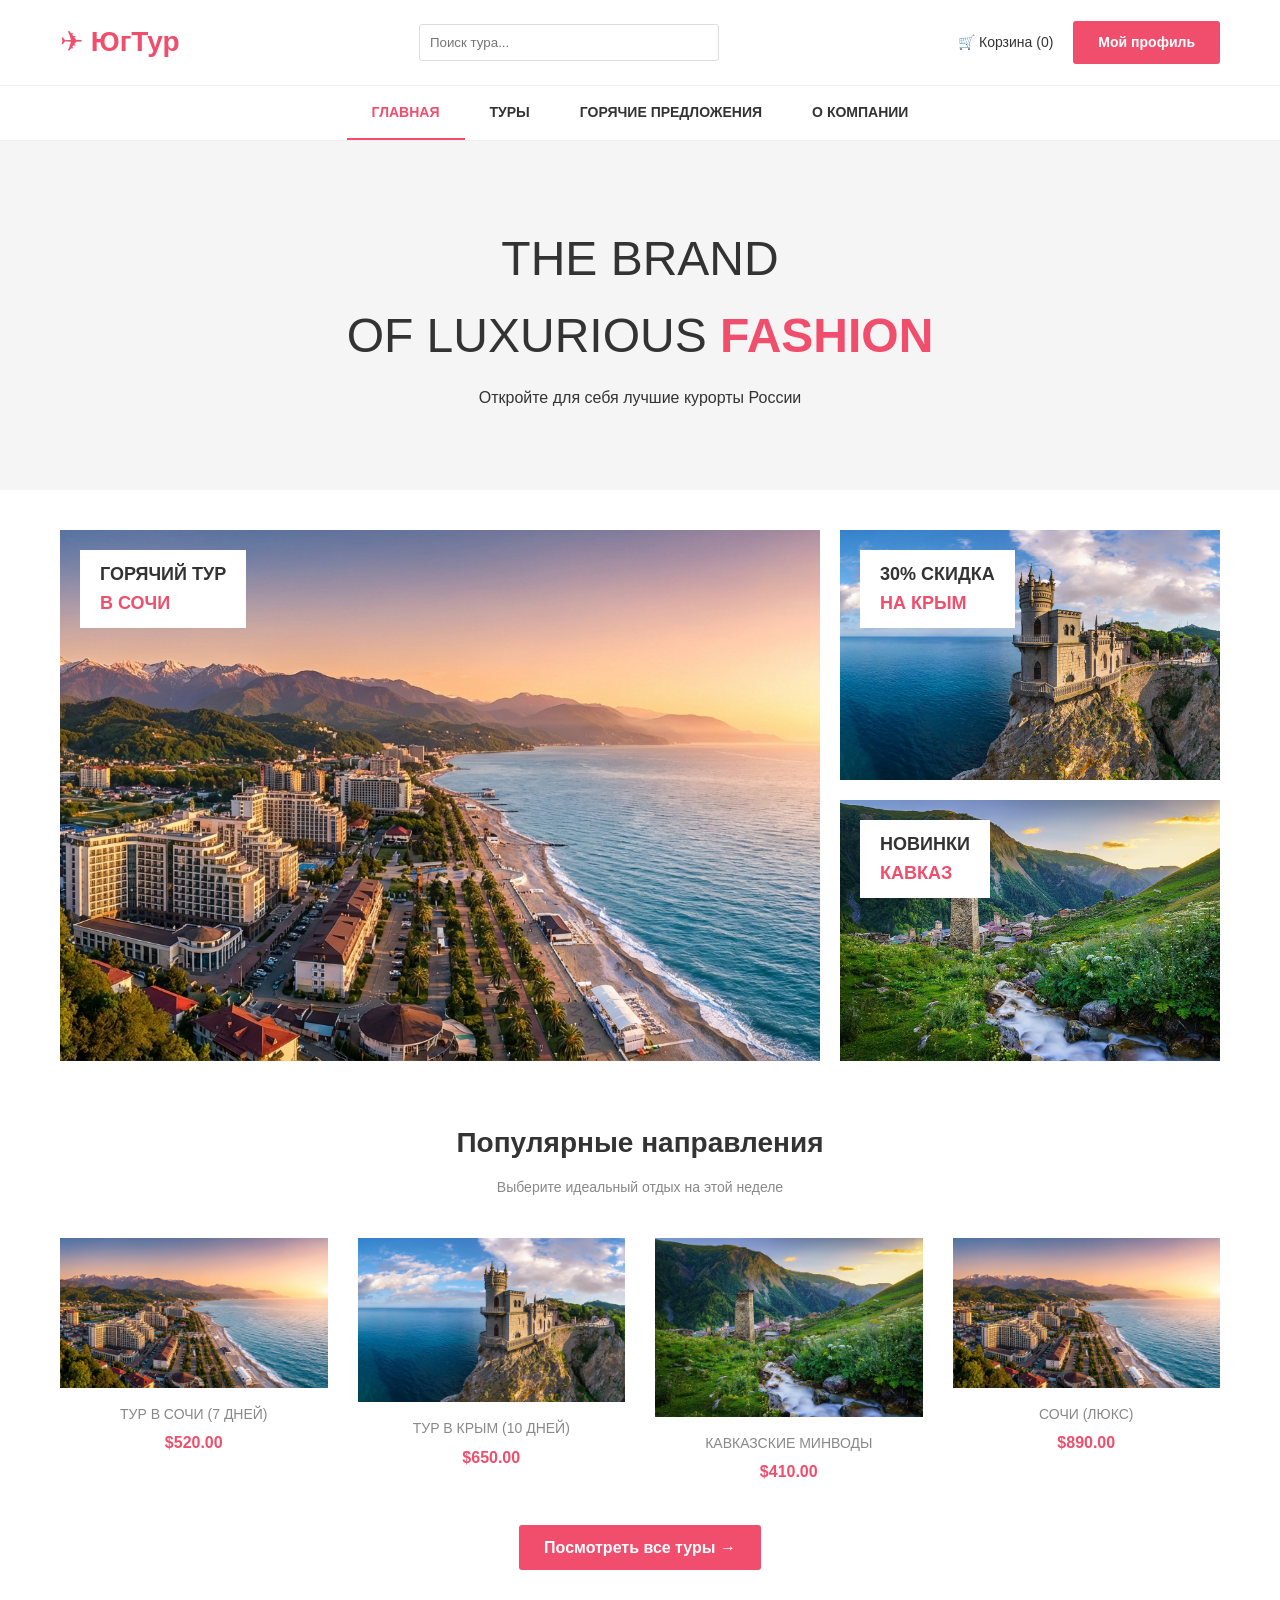
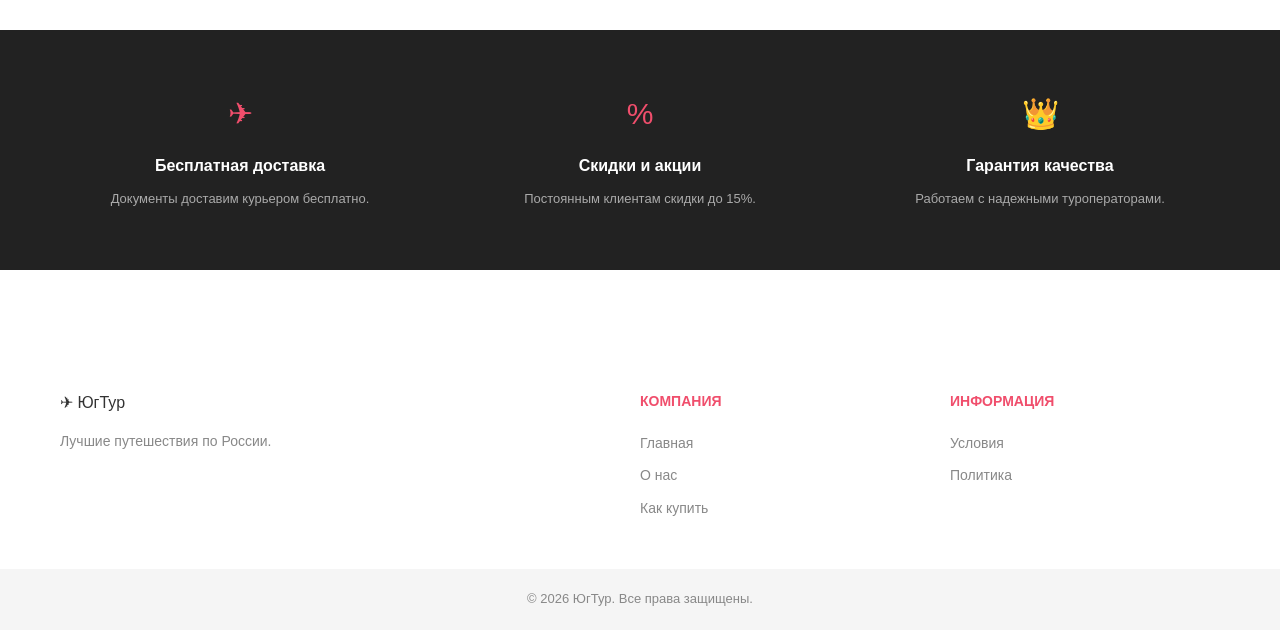
<file: index.html>
<!DOCTYPE html>
<html lang="ru">
<head>
    <meta charset="UTF-8">
    <meta name="viewport" content="width=device-width, initial-scale=1.0">
    <title>ЮгТур - Главная</title>
        <!-- SEO-теги -->
    <meta name="description" content="ЮгТур - продажа путевок на российские курорты. Горящие туры в Сочи, Крым, Кавказ. Лучшие цены и индивидуальный подход.">
    <meta name="keywords" content="путевки, туры, Сочи, Крым, Кавказ, отдых, курорты России, турагентство">
    <meta name="author" content="Данил">
    <meta property="og:title" content="ЮгТур - Лучшие путевки на российские курорты">
    <meta property="og:description" content="Откройте для себя лучшие курорты России. Горячие туры и скидки.">
    <meta property="og:type" content="website">
    <link rel="stylesheet" href="css/style.css">
</head>
<body>
    <header class="top-header">
        <div class="container header-inner">
            <div class="logo"><span class="logo-icon">✈</span> ЮгТур</div>
            <div class="search-bar"><input type="text" placeholder="Поиск тура..."></div>
            <div class="header-actions">
                <a href="cart.html" class="cart-link">🛒 Корзина (0)</a>
                <a href="#" class="btn btn-pink">Мой профиль</a>
            </div>
        </div>
    </header>

    <nav class="main-nav">
        <div class="container">
            <ul>
                <li><a href="index.html" class="active">Главная</a></li>
                <li><a href="tours.html">Туры</a></li>
                <li><a href="#">Горячие предложения</a></li>
                <li><a href="about.html">О компании</a></li>
            </ul>
        </div>
    </nav>

    <section class="hero">
        <div class="container">
            <h1>THE BRAND<br>OF LUXURIOUS <span>FASHION</span></h1>
            <p>Откройте для себя лучшие курорты России</p>
        </div>
    </section>

    <section class="promo-grid container">
        <div class="promo-card large">
            <img src="images/sochi.jpg" alt="Сочи">
            <div class="promo-text"><h3>ГОРЯЧИЙ ТУР<br><span>В СОЧИ</span></h3></div>
        </div>
        <div class="promo-card">
            <img src="images/krym.jpg" alt="Крым">
            <div class="promo-text"><h3>30% СКИДКА<br><span>НА КРЫМ</span></h3></div>
        </div>
        <div class="promo-card">
            <img src="images/kavkaz.jpg" alt="Кавказ">
            <div class="promo-text"><h3>НОВИНКИ<br><span>КАВКАЗ</span></h3></div>
        </div>
    </section>

    <section class="products-section container">
        <div class="section-title">
            <h2>Популярные направления</h2>
            <p>Выберите идеальный отдых на этой неделе</p>
        </div>
        <div class="products-grid">
            <div class="product-card">
                <div class="image-wrapper">
                    <img src="images/sochi.jpg" alt="Тур в Сочи">
                    <div class="overlay"><a href="product.html" class="btn-add">Добавить в корзину</a></div>
                </div>
                <div class="product-info"><h3>Тур в Сочи (7 дней)</h3><span class="price">$520.00</span></div>
            </div>
            <div class="product-card">
                <div class="image-wrapper">
                    <img src="images/krym.jpg" alt="Тур в Крым">
                    <div class="overlay"><a href="product.html" class="btn-add">Добавить в корзину</a></div>
                </div>
                <div class="product-info"><h3>Тур в Крым (10 дней)</h3><span class="price">$650.00</span></div>
            </div>
            <div class="product-card">
                <div class="image-wrapper">
                    <img src="images/kavkaz.jpg" alt="Тур на Кавказ">
                    <div class="overlay"><a href="product.html" class="btn-add">Добавить в корзину</a></div>
                </div>
                <div class="product-info"><h3>Кавказские Минводы</h3><span class="price">$410.00</span></div>
            </div>
            <div class="product-card">
                <div class="image-wrapper">
                    <img src="images/sochi.jpg" alt="Тур в Сочи">
                    <div class="overlay"><a href="product.html" class="btn-add">Добавить в корзину</a></div>
                </div>
                <div class="product-info"><h3>Сочи (Люкс)</h3><span class="price">$890.00</span></div>
            </div>
        </div>
        <div class="center-btn"><a href="tours.html" class="btn btn-pink">Посмотреть все туры →</a></div>
    </section>

    <section class="features">
        <div class="container features-grid">
            <div class="feature-item"><span class="icon">✈</span><h4>Бесплатная доставка</h4><p>Документы доставим курьером бесплатно.</p></div>
            <div class="feature-item"><span class="icon">%</span><h4>Скидки и акции</h4><p>Постоянным клиентам скидки до 15%.</p></div>
            <div class="feature-item"><span class="icon">👑</span><h4>Гарантия качества</h4><p>Работаем с надежными туроператорами.</p></div>
        </div>
    </section>

    <footer>
        <div class="container footer-grid">
            <div class="footer-col"><div class="logo"><span class="logo-icon">✈</span> ЮгТур</div><p>Лучшие путешествия по России.</p></div>
            <div class="footer-col"><h4>КОМПАНИЯ</h4><ul><li><a href="index.html">Главная</a></li><li><a href="about.html">О нас</a></li><li><a href="#">Как купить</a></li></ul></div>
            <div class="footer-col"><h4>ИНФОРМАЦИЯ</h4><ul><li><a href="#">Условия</a></li><li><a href="#">Политика</a></li></ul></div>
        </div>
        <div class="footer-bottom"><div class="container"><p>© 2026 ЮгТур. Все права защищены.</p></div></div>
    </footer>
</body>
</html>
</file>
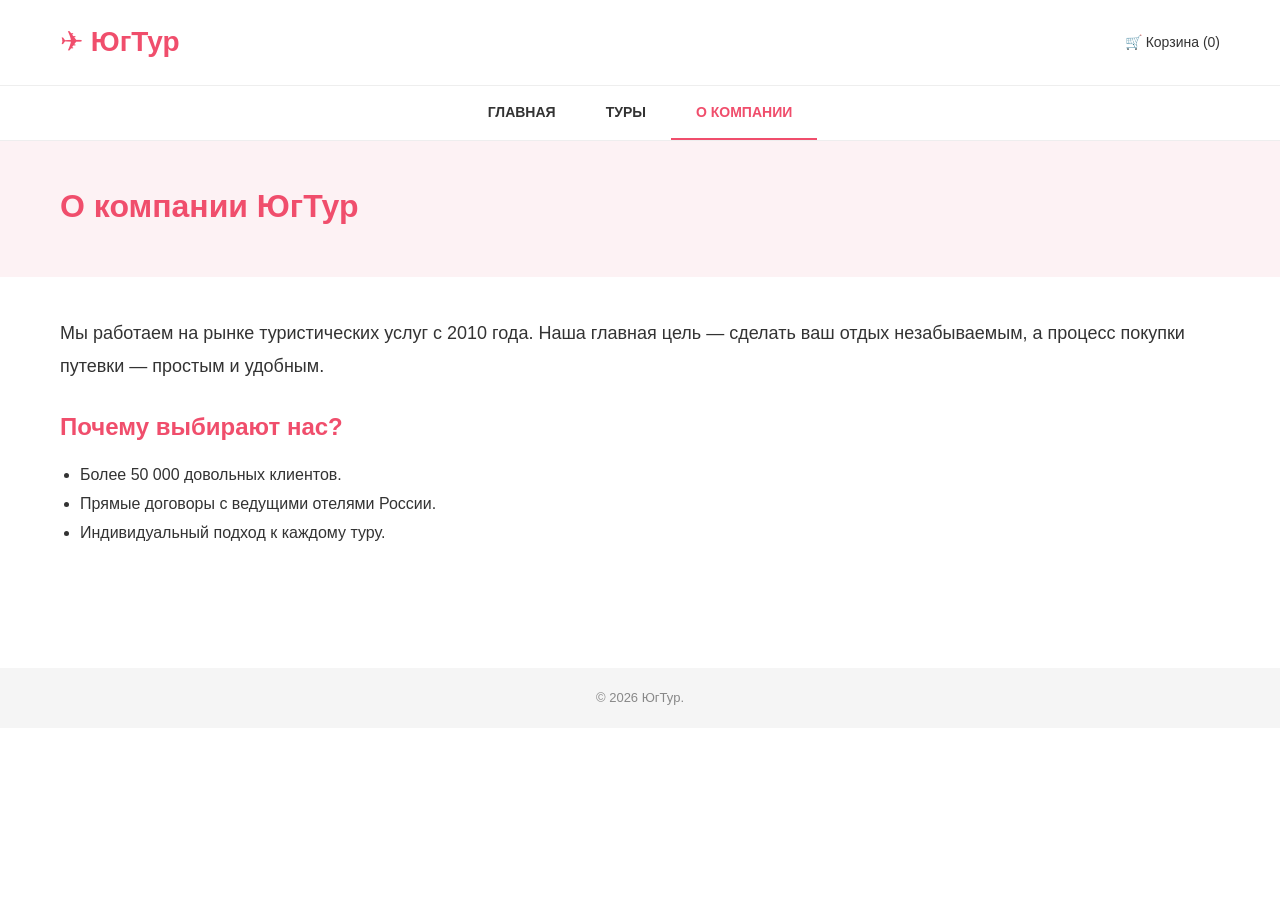
<file: about.html>
<!DOCTYPE html>
<html lang="ru">
<head>
    <meta charset="UTF-8">
    <title>ЮгТур - О компании</title>
        <meta name="description" content="О туристическом агентстве ЮгТур. Мы работаем с 2010 года и предлагаем лучшие туры по России.">
    <meta name="keywords" content="турагентство, о компании, ЮгТур, история компании, почему выбрать нас">
    <meta name="author" content="Данил">
    <meta property="og:title" content="О компании ЮгТур">
    <meta property="og:description" content="Более 50 000 довольных клиентов. Прямые договоры с отелями.">
    <meta property="og:type" content="website">
    <link rel="stylesheet" href="css/style.css">
</head>
<body>
    <header class="top-header">
        <div class="container header-inner">
            <div class="logo"><span class="logo-icon">✈</span> ЮгТур</div>
            <div class="header-actions"><a href="cart.html" class="cart-link">🛒 Корзина (0)</a></div>
        </div>
    </header>

    <nav class="main-nav">
        <div class="container">
            <ul>
                <li><a href="index.html">Главная</a></li>
                <li><a href="tours.html">Туры</a></li>
                <li><a href="about.html" class="active">О компании</a></li>
            </ul>
        </div>
    </nav>

    <div class="page-title"><div class="container"><h1>О компании ЮгТур</h1></div></div>
    
    <main class="container" style="margin-bottom: 60px;">
        <p style="font-size: 18px; line-height: 1.8;">Мы работаем на рынке туристических услуг с 2010 года. Наша главная цель — сделать ваш отдых незабываемым, а процесс покупки путевки — простым и удобным.</p>
        <br>
        <h2 style="color: #f04e6c;">Почему выбирают нас?</h2>
        <ul style="margin-top: 15px; padding-left: 20px; line-height: 1.8;">
            <li>Более 50 000 довольных клиентов.</li>
            <li>Прямые договоры с ведущими отелями России.</li>
            <li>Индивидуальный подход к каждому туру.</li>
        </ul>
    </main>

    <footer>
        <div class="footer-bottom"><div class="container"><p>© 2026 ЮгТур.</p></div></div>
    </footer>
</body>
</html>
</file>
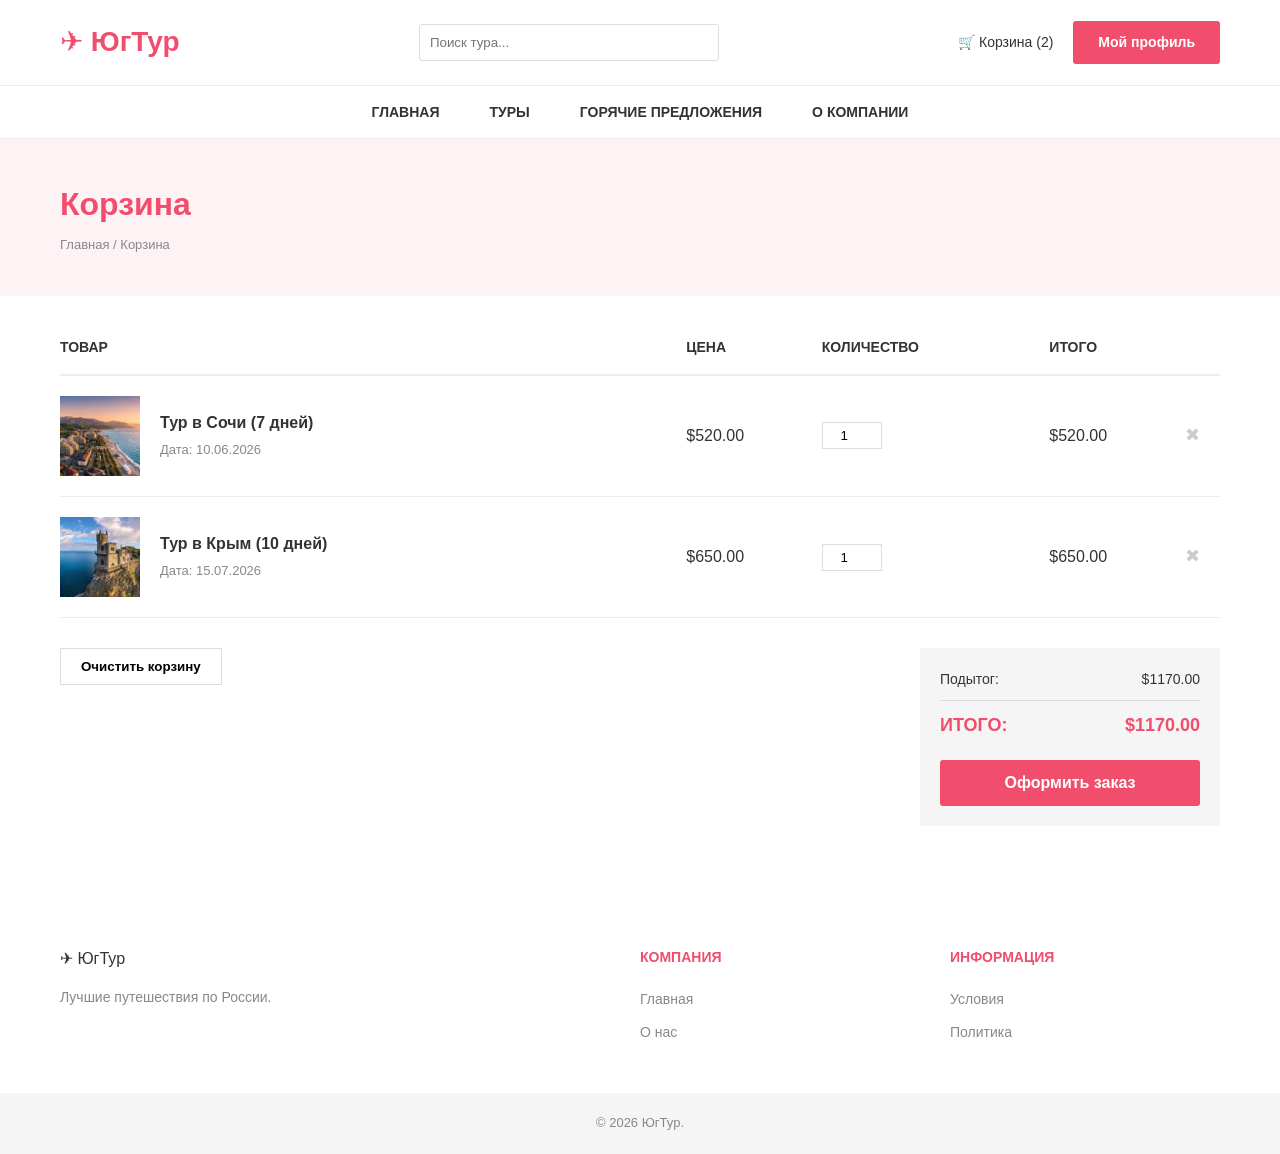
<file: cart.html>
<!DOCTYPE html>
<html lang="ru">
<head>
    <meta charset="UTF-8">
    <meta name="viewport" content="width=device-width, initial-scale=1.0">
    <title>ЮгТур - Корзина</title>
        <meta name="description" content="Ваша корзина покупок в турагентстве ЮгТур. Проверьте выбранные туры перед оформлением заказа.">
    <meta name="keywords" content="корзина, оформление тура, заказ путевки, ЮгТур">
    <meta name="author" content="Данил">
    <meta name="robots" content="noindex, nofollow"> <!-- Эту страницу поисковикам лучше не показывать -->
    <link rel="stylesheet" href="css/style.css">
</head>
<body>
    <header class="top-header">
        <div class="container header-inner">
            <div class="logo"><span class="logo-icon">✈</span> ЮгТур</div>
            <div class="search-bar"><input type="text" placeholder="Поиск тура..."></div>
            <div class="header-actions">
                <a href="cart.html" class="cart-link">🛒 Корзина (2)</a>
                <a href="#" class="btn btn-pink">Мой профиль</a>
            </div>
        </div>
    </header>

    <nav class="main-nav">
        <div class="container">
            <ul>
                <li><a href="index.html">Главная</a></li>
                <li><a href="tours.html">Туры</a></li>
                <li><a href="#">Горячие предложения</a></li>
                <li><a href="about.html">О компании</a></li>
            </ul>
        </div>
    </nav>

    <div class="page-title"><div class="container"><h1>Корзина</h1><p>Главная / Корзина</p></div></div>

    <main class="cart-layout container">
        <table class="cart-table">
            <thead>
                <tr><th>Товар</th><th>Цена</th><th>Количество</th><th>Итого</th><th></th></tr>
            </thead>
            <tbody>
                <tr>
                    <td class="cart-product">
                        <img src="images/sochi.jpg" alt="Сочи">
                        <div><h4>Тур в Сочи (7 дней)</h4><p>Дата: 10.06.2026</p></div>
                    </td>
                    <td>$520.00</td>
                    <td><input type="number" value="1" min="1" class="qty-input"></td>
                    <td>$520.00</td>
                    <td><button class="btn-remove">✖</button></td>
                </tr>
                <tr>
                    <td class="cart-product">
                        <img src="images/krym.jpg" alt="Крым">
                        <div><h4>Тур в Крым (10 дней)</h4><p>Дата: 15.07.2026</p></div>
                    </td>
                    <td>$650.00</td>
                    <td><input type="number" value="1" min="1" class="qty-input"></td>
                    <td>$650.00</td>
                    <td><button class="btn-remove">✖</button></td>
                </tr>
            </tbody>
        </table>

        <div class="cart-actions">
            <button class="btn btn-outline">Очистить корзину</button>
            <div class="cart-totals">
                <div class="total-row"><span>Подытог:</span> <span>$1170.00</span></div>
                <div class="total-row grand-total"><span>ИТОГО:</span> <span>$1170.00</span></div>
                <a href="checkout.html" class="btn btn-pink btn-block">Оформить заказ</a>
            </div>
        </div>
    </main>

    <footer>
        <div class="container footer-grid">
            <div class="footer-col"><div class="logo"><span class="logo-icon">✈</span> ЮгТур</div><p>Лучшие путешествия по России.</p></div>
            <div class="footer-col"><h4>КОМПАНИЯ</h4><ul><li><a href="index.html">Главная</a></li><li><a href="about.html">О нас</a></li></ul></div>
            <div class="footer-col"><h4>ИНФОРМАЦИЯ</h4><ul><li><a href="#">Условия</a></li><li><a href="#">Политика</a></li></ul></div>
        </div>
        <div class="footer-bottom"><div class="container"><p>© 2026 ЮгТур.</p></div></div>
    </footer>
</body>
</html>
</file>
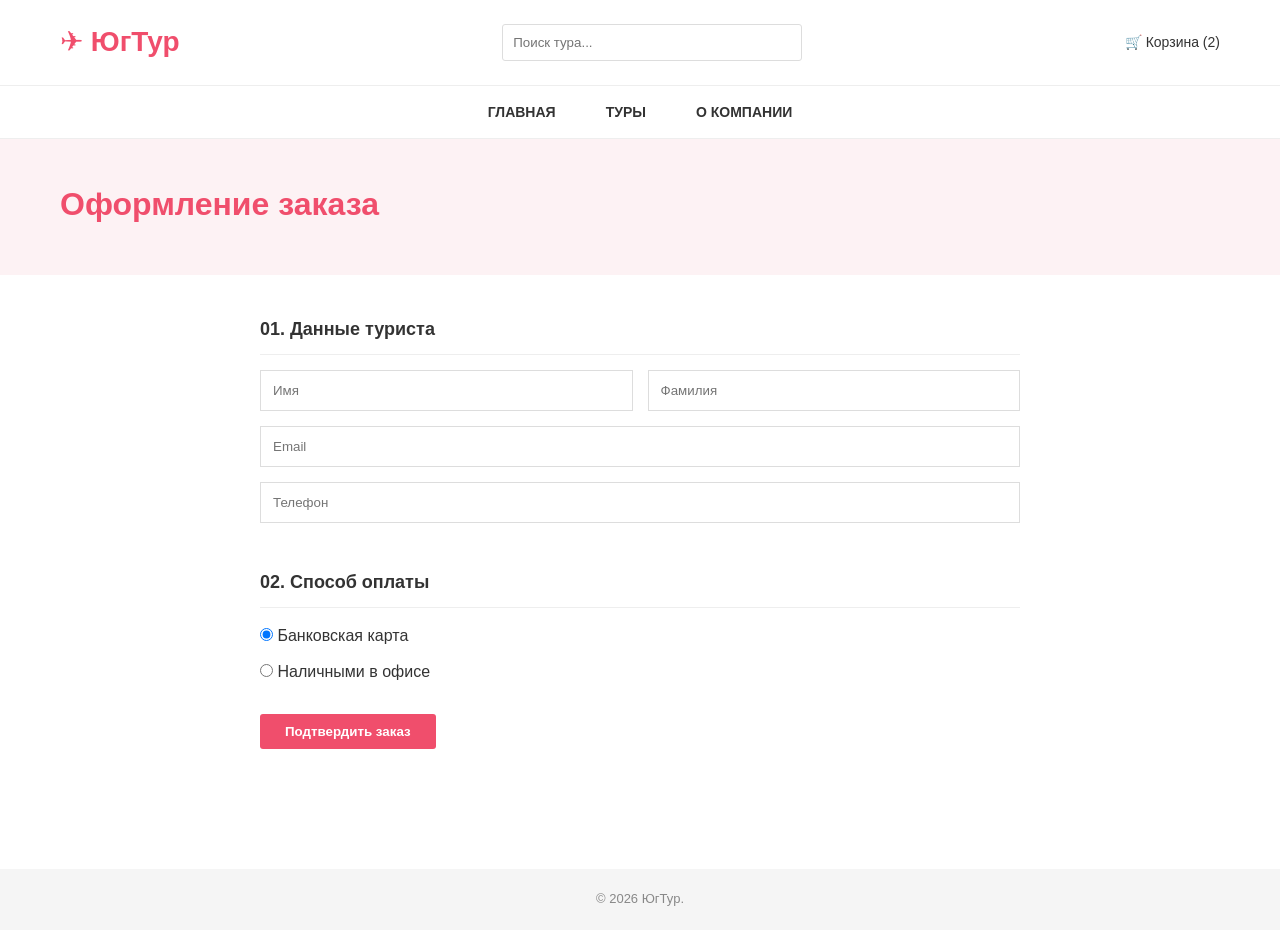
<file: checkout.html>
<!DOCTYPE html>
<html lang="ru">
<head>
    <meta charset="UTF-8">
    <title>ЮгТур - Оформление заказа</title>
        <meta name="description" content="Оформление заказа в ЮгТур. Введите данные туриста и выберите удобный способ оплаты.">
    <meta name="keywords" content="оформление заказа, оплата тура, данные туриста, бронирование">
    <meta name="author" content="Данил">
    <meta name="robots" content="noindex, nofollow">
    <link rel="stylesheet" href="css/style.css">
</head>
<body>
    <header class="top-header">
        <div class="container header-inner">
            <div class="logo"><span class="logo-icon">✈</span> ЮгТур</div>
            <div class="search-bar"><input type="text" placeholder="Поиск тура..."></div>
            <div class="header-actions">
                <a href="cart.html" class="cart-link">🛒 Корзина (2)</a>
            </div>
        </div>
    </header>

    <nav class="main-nav">
        <div class="container">
            <ul>
                <li><a href="index.html">Главная</a></li>
                <li><a href="tours.html">Туры</a></li>
                <li><a href="about.html">О компании</a></li>
            </ul>
        </div>
    </nav>

    <div class="page-title"><div class="container"><h1>Оформление заказа</h1></div></div>

    <main class="container checkout-page">
        <form action="#" class="checkout-form">
            <h2>01. Данные туриста</h2>
            <div class="form-row">
                <input type="text" placeholder="Имя" required>
                <input type="text" placeholder="Фамилия" required>
            </div>
            <input type="email" placeholder="Email" required>
            <input type="tel" placeholder="Телефон" required>

            <h2>02. Способ оплаты</h2>
            <label><input type="radio" name="pay" checked> Банковская карта</label>
            <label><input type="radio" name="pay"> Наличными в офисе</label>

            <button type="submit" class="btn btn-pink btn-block" style="margin-top: 20px;">Подтвердить заказ</button>
        </form>
    </main>

    <footer>
        <div class="footer-bottom"><div class="container"><p>© 2026 ЮгТур.</p></div></div>
    </footer>
</body>
</html>
</file>
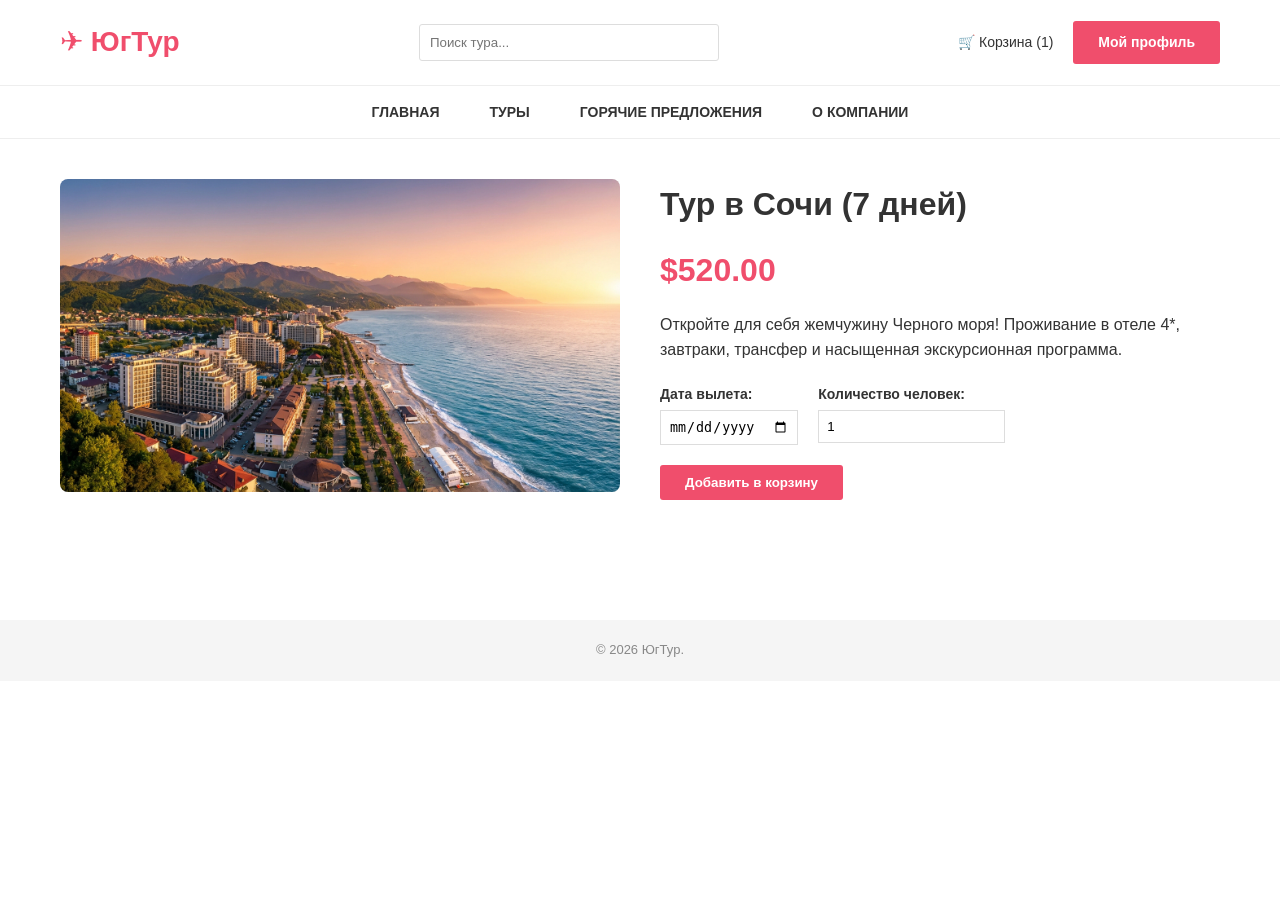
<file: product.html>
<!DOCTYPE html>
<html lang="ru">
<head>
    <meta charset="UTF-8">
    <title>ЮгТур - Карточка тура</title>
        <meta name="description" content="Тур в Сочи на 7 дней от ЮгТур. Проживание в отеле 4*, завтраки, трансфер и экскурсии. Забронируйте сейчас!">
    <meta name="keywords" content="тур в Сочи, путевка в Сочи, отель 4 звезды, отдых на море, цена тура">
    <meta name="author" content="Данил">
    <meta property="og:title" content="Тур в Сочи (7 дней) - ЮгТур">
    <meta property="og:description" content="Жемчужина Черного моря. Проживание в отеле 4*, завтраки и трансфер.">
    <meta property="og:type" content="product">
    <link rel="stylesheet" href="css/style.css">
</head>
<body>
    <header class="top-header">
        <div class="container header-inner">
            <div class="logo"><span class="logo-icon">✈</span> ЮгТур</div>
            <div class="search-bar"><input type="text" placeholder="Поиск тура..."></div>
            <div class="header-actions">
                <a href="cart.html" class="cart-link">🛒 Корзина (1)</a>
                <a href="#" class="btn btn-pink">Мой профиль</a>
            </div>
        </div>
    </header>

    <nav class="main-nav">
        <div class="container">
            <ul>
                <li><a href="index.html">Главная</a></li>
                <li><a href="tours.html">Туры</a></li>
                <li><a href="#">Горячие предложения</a></li>
                <li><a href="about.html">О компании</a></li>
            </ul>
        </div>
    </nav>

    <main class="container product-page">
        <div class="product-layout">
            <div class="product-image">
                <img src="images/sochi.jpg" alt="Тур в Сочи">
            </div>
            <div class="product-details">
                <h1>Тур в Сочи (7 дней)</h1>
                <p class="price-large">$520.00</p>
                <p class="description">Откройте для себя жемчужину Черного моря! Проживание в отеле 4*, завтраки, трансфер и насыщенная экскурсионная программа.</p>
                
                <form action="cart.html">
                    <div class="options">
                        <label>Дата вылета:
                            <input type="date" required>
                        </label>
                        <label>Количество человек:
                            <input type="number" value="1" min="1" required>
                        </label>
                    </div>
                    <button type="submit" class="btn btn-pink btn-block" style="margin-top: 20px;">Добавить в корзину</button>
                </form>
            </div>
        </div>
    </main>

    <footer>
        <div class="footer-bottom"><div class="container"><p>© 2026 ЮгТур.</p></div></div>
    </footer>
</body>
</html>
</file>
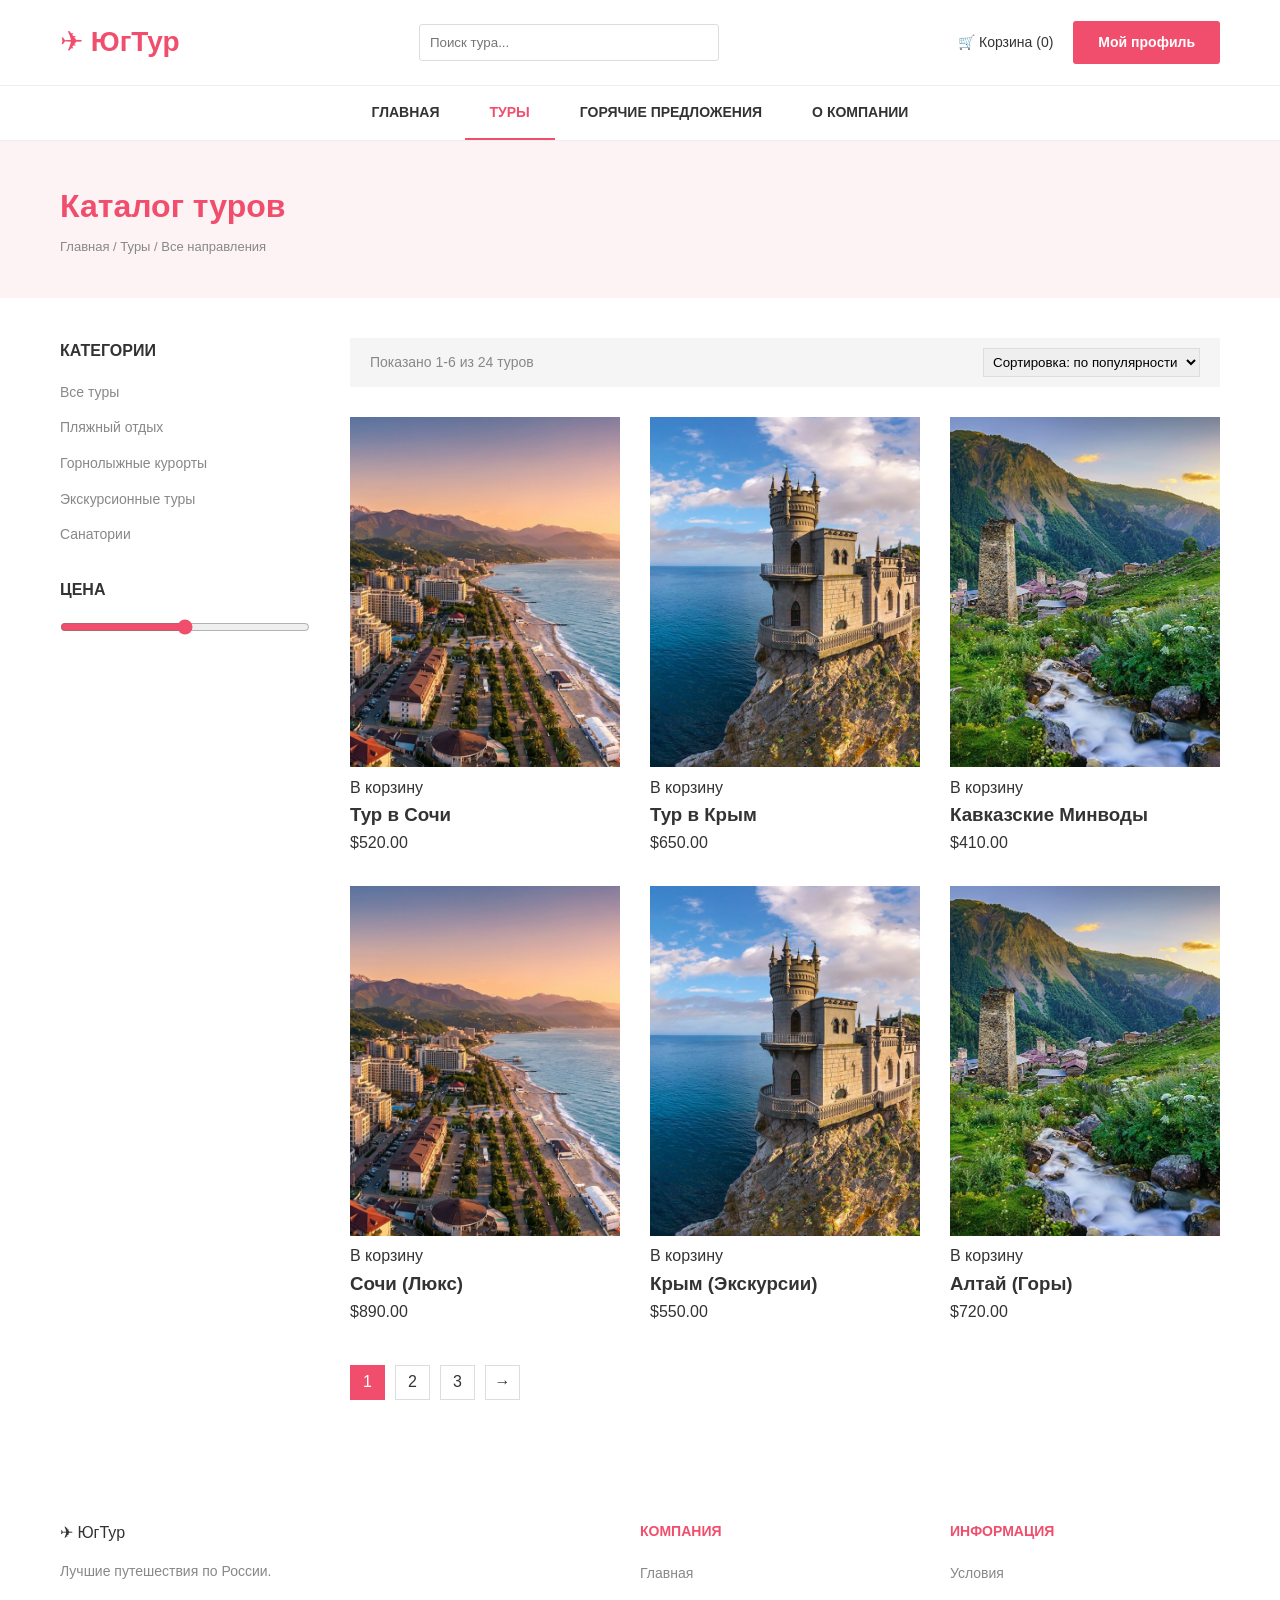
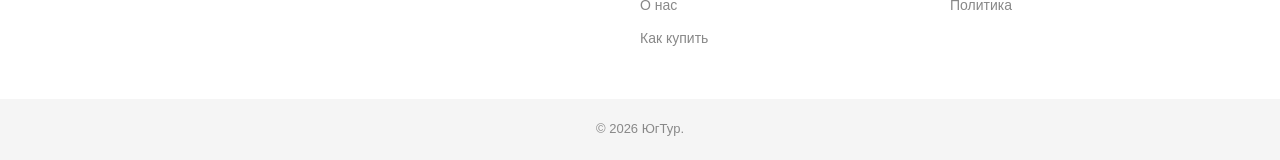
<file: tours.html>
<!DOCTYPE html>
<html lang="ru">
<head>
    <meta charset="UTF-8">
    <meta name="viewport" content="width=device-width, initial-scale=1.0">
    <title>ЮгТур - Каталог туров</title>
        <meta name="description" content="Каталог туров по России от ЮгТур. Выберите пляжный отдых, экскурсии или санатории по лучшим ценам.">
    <meta name="keywords" content="каталог туров, купить путевку, цены на туры, направления, отдых в России">
    <meta name="author" content="Данил">
    <meta property="og:title" content="Каталог туров - ЮгТур">
    <meta property="og:description" content="Большой выбор туров по России. Фильтры по цене и категориям.">
    <meta property="og:type" content="website">
    <link rel="stylesheet" href="css/style.css">
</head>
<body>
    <header class="top-header">
        <div class="container header-inner">
            <div class="logo"><span class="logo-icon">✈</span> ЮгТур</div>
            <div class="search-bar"><input type="text" placeholder="Поиск тура..."></div>
            <div class="header-actions">
                <a href="cart.html" class="cart-link">🛒 Корзина (0)</a>
                <a href="#" class="btn btn-pink">Мой профиль</a>
            </div>
        </div>
    </header>

    <nav class="main-nav">
        <div class="container">
            <ul>
                <li><a href="index.html">Главная</a></li>
                <li><a href="tours.html" class="active">Туры</a></li>
                <li><a href="#">Горячие предложения</a></li>
                <li><a href="about.html">О компании</a></li>
            </ul>
        </div>
    </nav>

    <div class="page-title"><div class="container"><h1>Каталог туров</h1><p>Главная / Туры / Все направления</p></div></div>

    <main class="catalog-layout container">
        <aside class="sidebar">
            <h3>Категории</h3>
            <ul class="filter-list">
                <li><a href="#">Все туры</a></li>
                <li><a href="#">Пляжный отдых</a></li>
                <li><a href="#">Горнолыжные курорты</a></li>
                <li><a href="#">Экскурсионные туры</a></li>
                <li><a href="#">Санатории</a></li>
            </ul>
            <h3>Цена</h3>
            <input type="range" min="10000" max="100000" class="price-range">
        </aside>

        <div class="catalog-content">
            <div class="catalog-toolbar">
                <span>Показано 1-6 из 24 туров</span>
                <select><option>Сортировка: по популярности</option><option>Сортировка: по цене</option></select>
            </div>

            <div class="products-grid">
                <div class="product-card">
                    <div class="image-wrapper">
                        <img src="images/sochi.jpg" alt="Сочи">
                        <div class="overlay"><a href="product.html" class="btn-add">В корзину</a></div>
                    </div>
                    <div class="product-info"><h3>Тур в Сочи</h3><span class="price">$520.00</span></div>
                </div>
                <div class="product-card">
                    <div class="image-wrapper">
                        <img src="images/krym.jpg" alt="Крым">
                        <div class="overlay"><a href="product.html" class="btn-add">В корзину</a></div>
                    </div>
                    <div class="product-info"><h3>Тур в Крым</h3><span class="price">$650.00</span></div>
                </div>
                <div class="product-card">
                    <div class="image-wrapper">
                        <img src="images/kavkaz.jpg" alt="Кавказ">
                        <div class="overlay"><a href="product.html" class="btn-add">В корзину</a></div>
                    </div>
                    <div class="product-info"><h3>Кавказские Минводы</h3><span class="price">$410.00</span></div>
                </div>
                <div class="product-card">
                    <div class="image-wrapper">
                        <img src="images/sochi.jpg" alt="Сочи">
                        <div class="overlay"><a href="product.html" class="btn-add">В корзину</a></div>
                    </div>
                    <div class="product-info"><h3>Сочи (Люкс)</h3><span class="price">$890.00</span></div>
                </div>
                <div class="product-card">
                    <div class="image-wrapper">
                        <img src="images/krym.jpg" alt="Крым">
                        <div class="overlay"><a href="product.html" class="btn-add">В корзину</a></div>
                    </div>
                    <div class="product-info"><h3>Крым (Экскурсии)</h3><span class="price">$550.00</span></div>
                </div>
                <div class="product-card">
                    <div class="image-wrapper">
                        <img src="images/kavkaz.jpg" alt="Кавказ">
                        <div class="overlay"><a href="product.html" class="btn-add">В корзину</a></div>
                    </div>
                    <div class="product-info"><h3>Алтай (Горы)</h3><span class="price">$720.00</span></div>
                </div>
            </div>
            
            <div class="pagination">
                <a href="#" class="active">1</a><a href="#">2</a><a href="#">3</a><a href="#">→</a>
            </div>
        </div>
    </main>

    <footer>
        <div class="container footer-grid">
            <div class="footer-col"><div class="logo"><span class="logo-icon">✈</span> ЮгТур</div><p>Лучшие путешествия по России.</p></div>
            <div class="footer-col"><h4>КОМПАНИЯ</h4><ul><li><a href="index.html">Главная</a></li><li><a href="about.html">О нас</a></li><li><a href="#">Как купить</a></li></ul></div>
            <div class="footer-col"><h4>ИНФОРМАЦИЯ</h4><ul><li><a href="#">Условия</a></li><li><a href="#">Политика</a></li></ul></div>
        </div>
        <div class="footer-bottom"><div class="container"><p>© 2026 ЮгТур.</p></div></div>
    </footer>
</body>
</html>
</file>
<file: css/style.css>
@charset "UTF-8";
* {
  box-sizing: border-box;
  margin: 0;
  padding: 0;
}

body {
  font-family: "Helvetica Neue", Arial, sans-serif;
  color: #333333;
  background-color: #fff;
  line-height: 1.6;
}

a {
  text-decoration: none;
  color: inherit;
}

.container {
  max-width: 1200px;
  margin: 0 auto;
  padding: 0 20px;
}

.btn {
  display: inline-block;
  padding: 10px 25px;
  font-weight: bold;
  cursor: pointer;
  border: none;
  transition: all 0.3s ease;
}
.btn.btn-pink {
  background-color: #f04e6c;
  color: white;
  border-radius: 3px;
}
.btn.btn-pink:hover {
  background-color: rgb(236.015625, 30.984375, 68.953125);
}

.top-header {
  padding: 20px 0;
  border-bottom: 1px solid #eee;
}
.top-header .header-inner {
  display: flex;
  justify-content: space-between;
  align-items: center;
}
.top-header .logo {
  font-size: 28px;
  font-weight: 900;
  color: #f04e6c;
}
.top-header .logo .logo-icon {
  font-weight: normal;
}
.top-header .search-bar input {
  width: 300px;
  padding: 10px;
  border: 1px solid #ddd;
  border-radius: 3px;
}
.top-header .header-actions {
  display: flex;
  gap: 20px;
  align-items: center;
  font-size: 14px;
}

.main-nav {
  border-bottom: 1px solid #eee;
}
.main-nav ul {
  display: flex;
  justify-content: center;
  list-style: none;
}
.main-nav ul li a {
  display: block;
  padding: 15px 25px;
  font-weight: bold;
  font-size: 14px;
  text-transform: uppercase;
}
.main-nav ul li a:hover, .main-nav ul li a.active {
  color: #f04e6c;
  border-bottom: 2px solid #f04e6c;
}

.hero {
  background: #f5f5f5;
  text-align: center;
  padding: 80px 0;
}
.hero h1 {
  font-size: 48px;
  font-weight: 300;
  margin-bottom: 10px;
}
.hero h1 span {
  color: #f04e6c;
  font-weight: bold;
}

.promo-grid {
  display: grid;
  grid-template-columns: 2fr 1fr;
  gap: 20px;
  margin-top: 40px;
  margin-bottom: 60px;
}
.promo-grid .promo-card {
  position: relative;
  overflow: hidden;
  background: #eee;
  min-height: 250px;
}
.promo-grid .promo-card.large {
  grid-row: span 2;
  min-height: 520px;
}
.promo-grid .promo-card img {
  width: 100%;
  height: 100%;
  -o-object-fit: cover;
     object-fit: cover;
  transition: transform 0.5s ease;
}
.promo-grid .promo-card:hover img {
  transform: scale(1.1);
}
.promo-grid .promo-card .promo-text {
  position: absolute;
  top: 20px;
  left: 20px;
  background: white;
  padding: 10px 20px;
}
.promo-grid .promo-card .promo-text h3 {
  font-size: 18px;
  color: #333333;
}
.promo-grid .promo-card .promo-text h3 span {
  color: #f04e6c;
}

.products-section {
  margin-bottom: 60px;
}
.products-section .section-title {
  text-align: center;
  margin-bottom: 40px;
}
.products-section .section-title h2 {
  font-size: 28px;
  margin-bottom: 10px;
}
.products-section .section-title p {
  color: #888888;
  font-size: 14px;
}
.products-section .products-grid {
  display: grid;
  grid-template-columns: repeat(4, 1fr);
  gap: 30px;
  margin-bottom: 40px;
}
.products-section .product-card {
  text-align: center;
}
.products-section .product-card .image-wrapper {
  position: relative;
  background: #f5f5f5;
  margin-bottom: 15px;
  overflow: hidden;
}
.products-section .product-card .image-wrapper img {
  width: 100%;
  display: block;
  transition: transform 0.4s ease;
}
.products-section .product-card .image-wrapper .overlay {
  position: absolute;
  top: 0;
  left: 0;
  right: 0;
  bottom: 0;
  background: rgba(0, 0, 0, 0.4);
  display: flex;
  justify-content: center;
  align-items: center;
  opacity: 0;
  transition: opacity 0.4s ease;
}
.products-section .product-card .image-wrapper .overlay .btn-add {
  padding: 10px 20px;
  background: white;
  border: none;
  cursor: pointer;
  font-weight: bold;
}
.products-section .product-card .image-wrapper .overlay .btn-add:hover {
  background: #f04e6c;
  color: white;
}
.products-section .product-card:hover .image-wrapper img {
  transform: scale(1.05);
}
.products-section .product-card:hover .overlay {
  opacity: 1;
}
.products-section .product-card .product-info h3 {
  font-size: 14px;
  font-weight: normal;
  margin-bottom: 5px;
  text-transform: uppercase;
  color: #888888;
}
.products-section .product-card .product-info .price {
  color: #f04e6c;
  font-weight: bold;
}
.products-section .center-btn {
  text-align: center;
}

.features {
  background: #222;
  color: white;
  padding: 60px 0;
  margin-bottom: 60px;
}
.features .features-grid {
  display: grid;
  grid-template-columns: repeat(3, 1fr);
  gap: 40px;
  text-align: center;
}
.features .feature-item .icon {
  font-size: 30px;
  margin-bottom: 15px;
  display: inline-block;
  color: #f04e6c;
  transition: transform 0.6s ease;
}
.features .feature-item .icon:hover {
  transform: rotate(360deg);
}
.features .feature-item h4 {
  margin-bottom: 10px;
  font-size: 16px;
}
.features .feature-item p {
  font-size: 13px;
  color: #aaa;
}

footer {
  padding-top: 60px;
}
footer .footer-grid {
  display: grid;
  grid-template-columns: 2fr 1fr 1fr;
  gap: 40px;
  margin-bottom: 40px;
}
footer .footer-grid .footer-col h4 {
  margin-bottom: 20px;
  font-size: 14px;
  color: #f04e6c;
  text-transform: uppercase;
}
footer .footer-grid .footer-col ul {
  list-style: none;
}
footer .footer-grid .footer-col ul li {
  margin-bottom: 10px;
  font-size: 14px;
  color: #888888;
}
footer .footer-grid .footer-col ul li a:hover {
  color: #f04e6c;
}
footer .footer-grid .footer-col p {
  color: #888888;
  font-size: 14px;
  margin-top: 15px;
}
footer .footer-bottom {
  background: #f5f5f5;
  text-align: center;
  padding: 20px 0;
  font-size: 13px;
  color: #888888;
}

@media (max-width: 992px) {
  .products-grid {
    grid-template-columns: repeat(2, 1fr) !important;
  }
  .promo-grid {
    grid-template-columns: 1fr !important;
  }
  .features-grid {
    grid-template-columns: 1fr !important;
    gap: 20px;
  }
}
@media (max-width: 576px) {
  .top-header .header-inner {
    flex-direction: column;
    gap: 15px;
  }
  .top-header .search-bar input {
    width: 100%;
  }
  .main-nav ul {
    flex-wrap: wrap;
  }
  .main-nav ul li a {
    padding: 10px;
    font-size: 12px;
  }
  .products-grid {
    grid-template-columns: 1fr !important;
  }
  .footer-grid {
    grid-template-columns: 1fr !important;
  }
}
.page-title {
  background: #fdf2f4;
  padding: 40px 0;
  margin-bottom: 40px;
}
.page-title h1 {
  color: #f04e6c;
  font-size: 32px;
  margin-bottom: 5px;
}
.page-title p {
  color: #888888;
  font-size: 13px;
}

.catalog-layout {
  display: grid;
  grid-template-columns: 250px 1fr;
  gap: 40px;
  margin-bottom: 60px;
}

.sidebar h3 {
  font-size: 16px;
  margin-bottom: 15px;
  text-transform: uppercase;
}
.sidebar .filter-list {
  list-style: none;
  margin-bottom: 30px;
}
.sidebar .filter-list li {
  margin-bottom: 10px;
}
.sidebar .filter-list li a {
  color: #888888;
  font-size: 14px;
}
.sidebar .filter-list li a:hover {
  color: #f04e6c;
}
.sidebar .price-range {
  width: 100%;
  accent-color: #f04e6c;
}

.catalog-toolbar {
  display: flex;
  justify-content: space-between;
  align-items: center;
  background: #f5f5f5;
  padding: 10px 20px;
  margin-bottom: 30px;
  font-size: 14px;
  color: #888888;
}
.catalog-toolbar select {
  padding: 5px;
  border: 1px solid #ddd;
}

.pagination {
  display: flex;
  gap: 10px;
  margin-top: 40px;
}
.pagination a {
  display: flex;
  justify-content: center;
  align-items: center;
  width: 35px;
  height: 35px;
  border: 1px solid #ddd;
  color: #333333;
  transition: all 0.3s ease;
}
.pagination a.active, .pagination a:hover {
  background: #f04e6c;
  color: white;
  border-color: #f04e6c;
}

.cart-layout {
  margin-bottom: 60px;
}

.cart-table {
  width: 100%;
  border-collapse: collapse;
  margin-bottom: 30px;
}
.cart-table th {
  text-align: left;
  padding-bottom: 15px;
  border-bottom: 2px solid #eee;
  font-size: 14px;
  text-transform: uppercase;
}
.cart-table td {
  padding: 20px 0;
  border-bottom: 1px solid #eee;
  vertical-align: middle;
}
.cart-table .cart-product {
  display: flex;
  align-items: center;
  gap: 20px;
}
.cart-table .cart-product img {
  width: 80px;
  height: 80px;
  -o-object-fit: cover;
     object-fit: cover;
}
.cart-table .cart-product h4 {
  font-size: 16px;
  margin-bottom: 5px;
}
.cart-table .cart-product p {
  font-size: 13px;
  color: #888888;
}
.cart-table .qty-input {
  width: 60px;
  padding: 5px;
  border: 1px solid #ddd;
  text-align: center;
}
.cart-table .btn-remove {
  background: none;
  border: none;
  cursor: pointer;
  font-size: 18px;
  color: #ccc;
  transition: color 0.3s;
}
.cart-table .btn-remove:hover {
  color: #f04e6c;
}

.cart-actions {
  display: flex;
  justify-content: space-between;
  align-items: flex-start;
}
.cart-actions .btn-outline {
  border: 1px solid #ddd;
  background: white;
  padding: 10px 20px;
  cursor: pointer;
}
.cart-actions .btn-outline:hover {
  background: #f5f5f5;
}
.cart-actions .cart-totals {
  width: 300px;
  background: #f5f5f5;
  padding: 20px;
}
.cart-actions .cart-totals .total-row {
  display: flex;
  justify-content: space-between;
  margin-bottom: 10px;
  font-size: 14px;
}
.cart-actions .cart-totals .total-row.grand-total {
  font-size: 18px;
  font-weight: bold;
  color: #f04e6c;
  border-top: 1px solid #ddd;
  padding-top: 10px;
  margin-bottom: 20px;
}
.cart-actions .cart-totals .btn-block {
  display: block;
  width: 100%;
  text-align: center;
}

@media (max-width: 992px) {
  .catalog-layout {
    grid-template-columns: 1fr;
  }
}
@media (max-width: 768px) {
  .cart-table {
    display: block;
    overflow-x: auto;
  }
  .cart-actions {
    flex-direction: column;
    gap: 20px;
  }
  .cart-actions .cart-totals {
    width: 100%;
  }
}
.catalog-content .products-grid {
  display: grid;
  grid-template-columns: repeat(3, 1fr);
  gap: 30px;
}

@media (max-width: 992px) {
  .catalog-content .products-grid {
    grid-template-columns: repeat(2, 1fr);
  }
}
@media (max-width: 576px) {
  .catalog-content .products-grid {
    grid-template-columns: 1fr;
  }
}
/* --- ПРИНУДИТЕЛЬНОЕ ИСПРАВЛЕНИЕ СЕТКИ КАТАЛОГА --- */
.catalog-content {
  width: 100%;
}

.catalog-content .products-grid {
  display: grid !important;
  grid-template-columns: repeat(3, 1fr) !important; /* 3 колонки */
  gap: 30px !important;
}

.catalog-content .product-card img {
  width: 100%;
  height: 350px; /* Фиксированная высота, чтобы картинки не были гигантскими */
  -o-object-fit: cover;
     object-fit: cover; /* Обрезает картинку, чтобы она заполнила блок */
}

/* --- Адаптив для каталога --- */
@media (max-width: 992px) {
  .catalog-content .products-grid {
    grid-template-columns: repeat(2, 1fr) !important; /* 2 колонки */
  }
}
@media (max-width: 576px) {
  .catalog-content .products-grid {
    grid-template-columns: 1fr !important; /* 1 колонка на телефоне */
  }
}
/* Стили для карточки товара */
.product-layout {
  display: grid;
  grid-template-columns: 1fr 1fr;
  gap: 40px;
  margin-top: 40px;
  margin-bottom: 60px;
}
.product-layout .product-image img {
  width: 100%;
  border-radius: 8px;
}
.product-layout .price-large {
  font-size: 32px;
  color: #f04e6c;
  font-weight: bold;
  margin: 15px 0;
}
.product-layout .options {
  display: flex;
  gap: 20px;
  margin-top: 20px;
}
.product-layout .options label {
  display: flex;
  flex-direction: column;
  font-weight: bold;
  font-size: 14px;
}
.product-layout .options input {
  padding: 8px;
  margin-top: 5px;
  border: 1px solid #ddd;
}

/* Стили для оформления заказа (Checkout) */
.checkout-page {
  max-width: 800px;
  margin: 40px auto 60px auto;
}
.checkout-page h2 {
  font-size: 18px;
  margin: 30px 0 15px;
  border-bottom: 1px solid #eee;
  padding-bottom: 10px;
}
.checkout-page input[type=text], .checkout-page input[type=email], .checkout-page input[type=tel] {
  width: 100%;
  padding: 12px;
  margin-bottom: 15px;
  border: 1px solid #ddd;
}
.checkout-page .form-row {
  display: flex;
  gap: 15px;
}
.checkout-page label {
  display: block;
  margin-bottom: 10px;
  cursor: pointer;
}

@media (max-width: 768px) {
  .product-layout {
    grid-template-columns: 1fr;
  }
}/*# sourceMappingURL=style.css.map */
</file>
